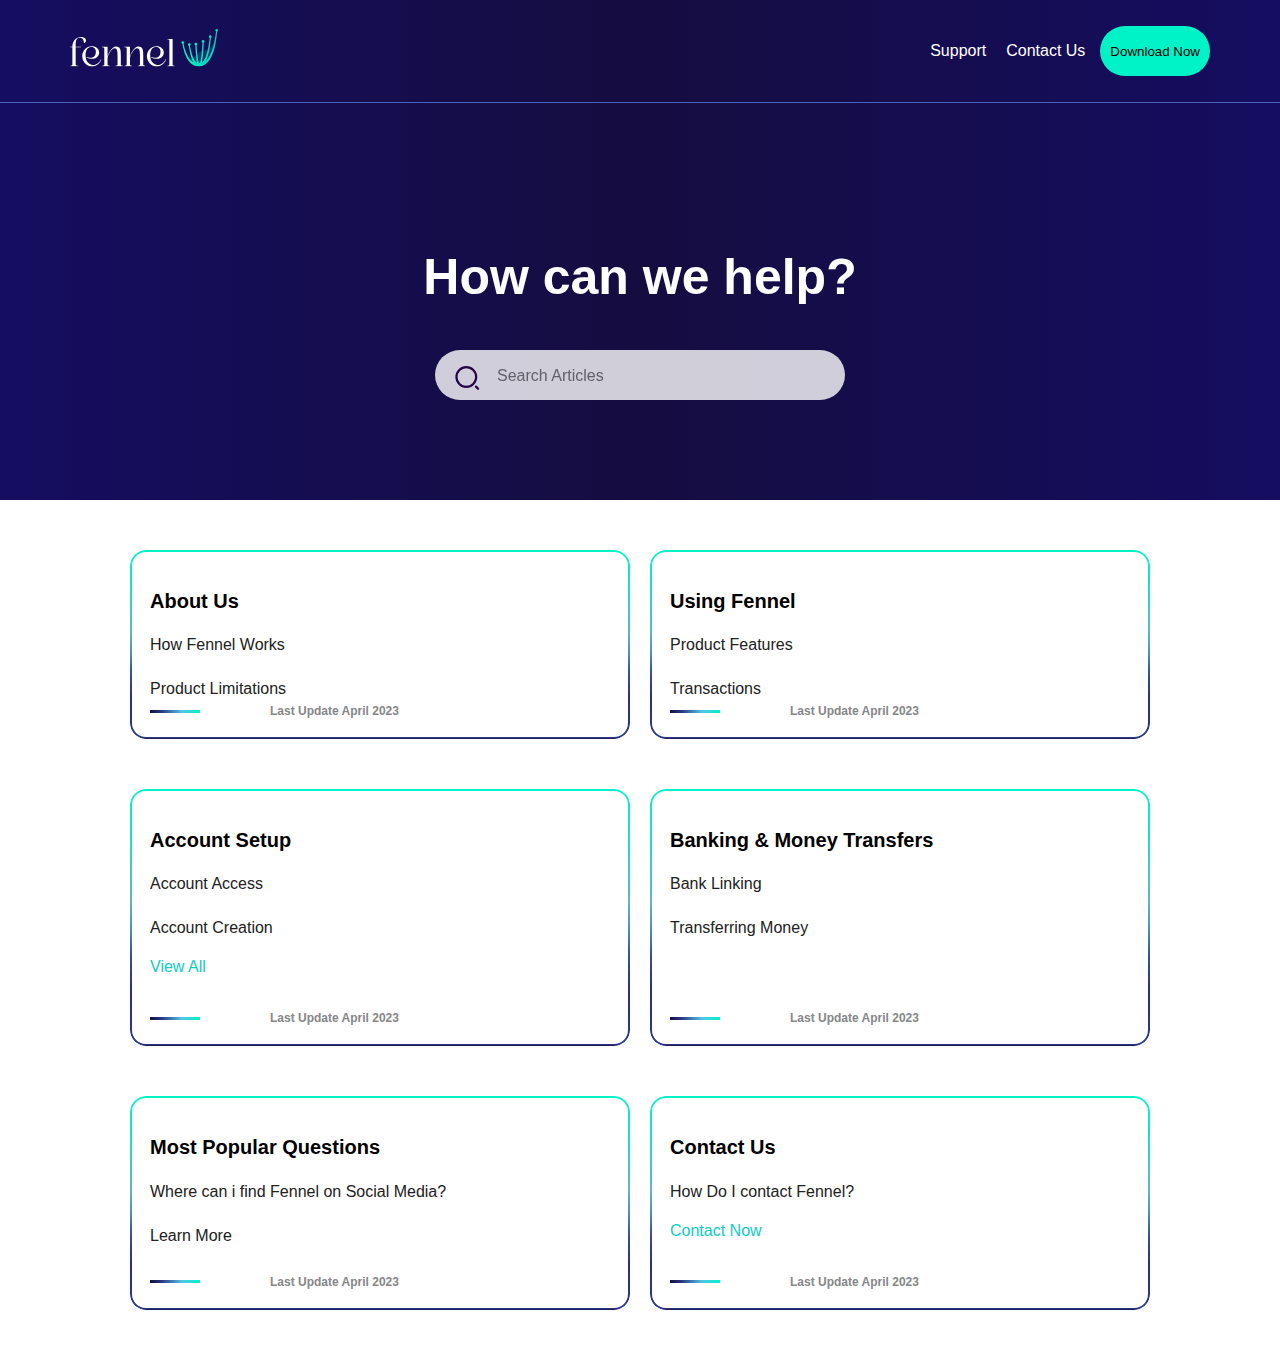
<file: index.html>
<!DOCTYPE html>
<html lang="en">
<head>
    <meta charset="UTF-8">
    <meta name="viewport" content="width=device-width, initial-scale=1.0">
    <title>Fennel</title>
    <link rel="stylesheet" href="styles.css">
</head>
<body>
    <nav class="navbar">
        <div>
            <img class="navbar-logo" src="Logotype.svg" alt="Logo">
        </div>
        <ul class="navbar-links">
            <li><a href="details-page.html">Support</a></li>
            <li><a href="details-page.html">Contact Us</a></li>
            <li><button href="#">Download Now</button></li>
        </ul>
    </nav>
    <div class="cover">
        <h1>How can we help?</h1>
        <div class="search-bar">
            <img src="search-icon.svg" alt="Logo">
            <input id="search" type="text" placeholder="Search Articles" list="search-options">
            <datalist id="search-options"></datalist>
        </div>
    </div>
    <div class="cards">
        <div class="card">
            <h2 class="card-title">About Us</h2>
            <p><a class="card-description" href="details-page.html">How Fennel Works</a></p>
            <p><a class="card-description" href="details-page.html">Product Limitations</a></p>
            <div class="card-footer">
                <div class="loading-line"></div>
                <div class="updated-time">
                    Last Update April 2023
                </div>
            </div>
        </div>
        <div class="card">
            <h2 class="card-title">Using Fennel</h2>
            <p><a class="card-description" href="details-page.html">Product Features</a></p>
            <p><a class="card-description" href="details-page.html">Transactions</a></p>    
            <div class="card-footer">
                <div class="loading-line"></div>
                <div class="updated-time">
                    Last Update April 2023
                </div>
            </div>        
        </div>
        <div class="card">
            <h2 class="card-title">Account Setup</h2>
            <p><a class="card-description" href="details-page.html">Account Access</a></p>
            <p><a class="card-description" href="details-page.html">Account Creation</a></p>
            <a class="view-all-button" href="details-page.html">View All</a>
            <div class="card-footer">
                <div class="loading-line"></div>
                <div class="updated-time">
                    Last Update April 2023
                </div>
            </div>
        </div>
        <div class="card">
            <h2 class="card-title">Banking & Money Transfers</h2>
            <p><a class="card-description" href="details-page.html">Bank Linking</a></p>
            <p><a class="card-description" href="details-page.html">Transferring Money</a></p>    
            <div class="card-footer">
                <div class="loading-line"></div>
                <div class="updated-time">
                    Last Update April 2023
                </div>
            </div>        
        </div>
        <div class="card">
            <h2 class="card-title">Most Popular Questions</h2>
            <p><a class="card-description" href="details-page.html">Where can i find Fennel on Social Media?</a></p>
            <p><a class="card-description" href="details-page.html">Learn More</a></p>
            <div class="card-footer">
                <div class="loading-line"></div>
                <div class="updated-time">
                    Last Update April 2023
                </div>
            </div>
        </div>
        <div class="card">
            <h2 class="card-title">Contact Us</h2>
            <p><a class="card-description" href="details-page.html">How Do I contact Fennel?</a></p>
            <a class="view-all-button" href="details-page.html">Contact Now</a>
            <div class="card-footer">
                <div class="loading-line"></div>
                <div class="updated-time">
                    Last Update April 2023
                </div>
            </div>
        </div>
    </div>
</body>
</html>
</file>
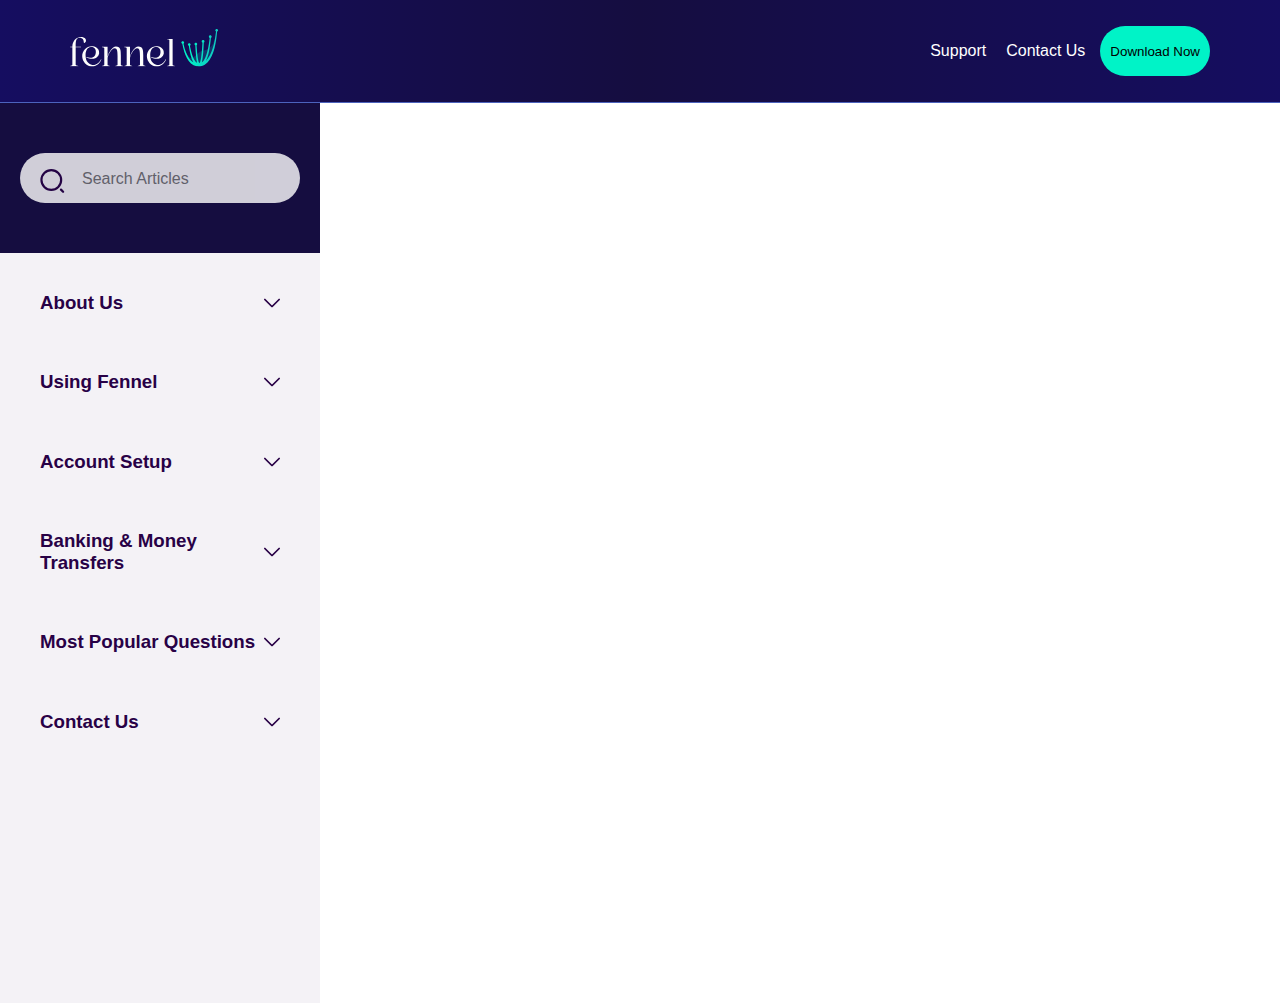
<file: details-page.html>
<!DOCTYPE html>
<html lang="en">
<head>
    <meta charset="UTF-8">
    <meta name="viewport" content="width=device-width, initial-scale=1.0">
    <title>Fennel</title>
    <link rel="stylesheet" href="styles.css">
</head>
<body>
    <nav class="navbar">
        <div>
            <img class="navbar-logo" src="Logotype.svg" alt="Logo">
        </div>
        <ul class="navbar-links">
            <li><a href="details-page.html">Support</a></li>
            <li><a href="details-page.html">Contact Us</a></li>
            <li><button href="#">Download Now</button></li>
        </ul>
    </nav>
    <div class="container">
        <div class="side-bar">
            <div class="cover-details">
                <div class="search-bar-details">
                    <img src="search-icon.svg" alt="Logo">
                    <input type="text" placeholder="Search Articles">
                </div>
            </div>
            <div class="options">
                <div class="option">
                    <div class="title">
                        <h3>About Us</h3>
                        <img class="arrow" src="arrow-down.svg" alt="Arrow">
                    </div>
                    <div class="subtitles">
                        <div class="subtitle">How Fennel Works</div>
                        <p class="description"></p>
                        <div class="subtitle">Product Limitations</div>
                        <p class="description"></p>
                    </div>
                </div>
                <div class="option">
                    <div class="title">
                        <h3>Using Fennel</h3>
                        <img class="arrow" src="arrow-down.svg" alt="Arrow">
                    </div>
                    <div class="subtitles">
                        <div class="subtitle">Product Features</div>
                        <p class="description"></p>
                        <div class="subtitle">Transactions</div>
                        <p class="description"></p>
                    </div>
                </div>
                <div class="option">
                    <div class="title">
                        <h3>Account Setup</h3>
                        <img class="arrow" src="arrow-down.svg" alt="Arrow">
                    </div>
                    <div class="subtitles">
                        <div class="subtitle">Account Access</div>
                        <p class="description"></p>
                        <div class="subtitle">Account Creation</div>
                        <p class="description"></p>
                    </div>
                </div>
                <div class="option">
                    <div class="title">
                        <h3>Banking & Money Transfers</h3>
                        <img class="arrow" src="arrow-down.svg" alt="Arrow">
                    </div>
                    <div class="subtitles">
                        <div class="subtitle">Banking Linking</div>
                        <p class="description"></p>
                        <div class="subtitle">Transferring Money</div>
                        <p class="description"></p>
                    </div>
                </div>
                <div class="option">
                    <div class="title">
                        <h3>Most Popular Questions</h3>
                        <img class="arrow" src="arrow-down.svg" alt="Arrow">
                    </div>
                    <div class="subtitles">
                        <div class="subtitle">Where can I Find Fennel on Social Media?</div>
                        <p class="description"></p>
                        <div class="subtitle">Learn More</div>
                        <p class="description"></p>
                    </div>
                </div>
                <div class="option">
                    <div class="title">
                        <h3>Contact Us</h3>
                        <img class="arrow" src="arrow-down.svg" alt="Arrow">
                    </div>
                    <div class="subtitles">
                        <div class="subtitle">How Do I Contact Fennel?</div>
                        <p class="description"></p>
                        <div class="subtitle">Product Limitations</div>
                        <p class="description"></p>
                    </div>
                </div>
            </div>
        </div>
        <div class="show-details">
            <div class="show-details">
                <h2 id="details-title"></h2>
                <div id="details-subtitle"></div>
                <span id="details-span"></span>
            </div>
        </div>
    </div>
    <script src="script.js"></script>
</body>
</html>
</file>
<file: styles.css>
/* Style sheet for main html page  */

body {
    margin: 0;
    font-family: 'Inter', sans-serif;
}

.navbar {
    background: linear-gradient(to right, #150D60, #150D40 50%, #150D60);
    overflow: hidden;
    display: flex;
    align-items: center;
    justify-content: space-between;
    padding: 10px;
    border-bottom: 1px solid #4C63BD;
}

.navbar-logo {
    height: 40px;
    margin-left: 60px;
}

.navbar-links {
    display: flex;
    list-style-type: none;
    margin-right: 50px;
    align-items: center;
}

.navbar-links li {
    margin-right: 10px;
}

.navbar-links a {
    color: #fff;
    text-decoration: none;
    padding: 5px;
}

.navbar-links button {
    border-radius: 49px;
    background: #00F3C7;
    padding: 10px;
    border: none;
    height: 50px;
}

.cover {
    background: linear-gradient(to right, #150D60, #150D40 50%, #150D60);
    padding: 100px 0;
    text-align: center;
}


.cover h1 {
    font-size: 24px;
    color: #FDFDFD;
    font-size: 50px;
    font-weight: 600;
    line-height: 80px;
    letter-spacing: 0px;
    text-align: center;
}

.search-bar {
    display: flex;
    align-items: center;
    border-radius: 78px;
    background-color: #FFFFFF;
    width: 400px;
    height: 50px;
    opacity: 0.8;
    margin-left: auto;
    margin-right: auto;
    padding-left: 10px;
}

.search-bar img {
    margin-right: 5px;
}

.search-bar input[type="text"] {
    width: 300px;
    border: none;
    background-repeat: no-repeat;
    font-size: 16px;
    font-weight: 400;
    line-height: 39px;
    letter-spacing: 0em;
    text-align: left;
    background-color: transparent;
    outline: none;
}

.cards {
    display: grid;
    grid-template-columns: repeat(auto-fit, minmax(400px, 1fr));
    padding: 30px;
    gap: 20px;
    justify-content: center;
    margin-top: 20px;
    margin-left: 100px;
    margin-right: 100px;
}
  
.card {
    position: relative;
    padding: 20px;
    margin-bottom: 30px;
}

.card::before {
    content: "";
    position: absolute;
    inset: 0;
    border-radius: 16px; 
    padding: 2px; 
    background:linear-gradient(180deg, #00F3C7 0%, #28DAC2 22.29%, #5CB9BC 44.13%, #4D91B7 54.92%, #3950A0 64.04%, #2B3275 78.34%, #293886 99.52%, #1F0037 100%); 
    -webkit-mask: 
       linear-gradient(#fff 0 0) content-box, 
       linear-gradient(#fff 0 0);
    -webkit-mask-composite: xor;
            mask-composite: exclude; 
    pointer-events: none;        
}

.card-title {    
    font-size: 20px;
    font-weight: 700;
    line-height: 28px;
    letter-spacing: 0px;
    text-align: left;
    font-weight: bold;
}

.card-description{
    color: #222121;
    margin-bottom: 15px;
    font-size: 16px;
    font-weight: 500;
    line-height: 28px;
    letter-spacing: 0px;
    text-align: left;
    text-decoration: none;    
}

.card-description:hover {
    text-decoration: underline !important;
    cursor: pointer;
}

.view-all-button {
    display: block;
    margin-top: 10px;
    color: #0ECDC2;
    text-decoration: none;
    margin-bottom: 50px;
    font-size: 16px;
}

.card-footer {
    display: flex;
    flex-direction: row;
    align-items: center;
    justify-content: space-between;
    bottom: 10px;
    padding-bottom: 10px;
    position: absolute;
}

.loading-line {
    width: 50px;
    height: 3px;
    background: linear-gradient(90deg, #0D1240 0%, #293886 23.45%, #51C6E7 63.94%, #00F3C7 100%);
}

.updated-time {
    margin-left: 70px;
    font-size: 12px;
    font-weight: 550;
    line-height: 16px;
    letter-spacing: 0px;
    text-align: left;
    color: #868788;
}


@media (max-width: 768px) {
    .search-bar {
        width: 100%;
        max-width: 400px;
    }
    
    .search-bar input[type="text"] {
        width: 100%;
    }
}

@media (max-width: 480px) {
    .search-bar {
        max-width: 300px;
    }
}

@media (max-width: 1000px) {
    .cards {
        grid-template-columns: repeat(2, 1fr);
    }
}
@media (max-width: 900px) {
    .cards {
        grid-template-columns: repeat(1, 1fr);
    }
}

@media (max-width: 768px) {
    .card-footer {
        flex-direction: column;
        align-items: flex-start;
        justify-content: space-evenly;
    }
    .view-all-button {
        display: block;
        margin-top: 10px;
        color: #0ECDC2;
        text-decoration: none;
        margin-bottom: 100px;
        font-size: 16px;
    }
    .card-description{
        color: #222121;
        margin-bottom: 50px;        
        font-size: 16px;
        font-weight: 500;
        line-height: 28px;
        letter-spacing: 0px;
        text-align: left;
        text-decoration: none;    
    }
}


/* Style sheet for details html page  */

.container {
    display: flex;
    flex-direction: row;
    height: 900px;
}

.side-bar {    
    display: flex;
    width: 25%;
    flex-direction: column;    
}

.cover-details{
    background-color: #150D40;
    width: 100% auto ;
    padding-top: 50px;
    padding-bottom: 50px;
    padding-left: 20px;
    padding-right: 20px;
}

.search-bar-details {
    display: flex;
    align-items: center;
    border-radius: 78px;
    background-color: #FFFFFF;
    width: 250px auto;
    height: 50px;
    opacity: 0.8;
    margin-left: auto;
    margin-right: auto;
    padding-left: 10px;
}

.search-bar-details img {
    margin-right: 5px;
}

.search-bar-details input[type="text"] {
    width: 200px ;
    border: none;
    background-repeat: no-repeat;
    font-size: 16px;
    font-weight: 400;
    line-height: 39px;
    letter-spacing: 0em;
    text-align: left;
    background-color: transparent;
    outline: none;
}

.show-details {
    flex-grow: 1;
    background-color: #FFFFFF;
    padding: 20px;
}

.options{
    background: #F4F2F6;
    height: 100%;
    padding-left: 40px;
    padding-top: 20px;
    display: flex;
    flex-direction: column;
}

.option {
    margin-bottom: 20px;
}

.title {
    display: flex;
    justify-content: space-between;
    align-items: center;
    cursor: pointer;
    color: #280146;
    padding-right: 40px;
}

.subtitles {
    display: none;
}

.subtitle {
    color: #280146;
    cursor: pointer;
    padding-top: 10px;
}
  
.title.open .arrow {
    transform: rotate(-180deg);
}
  
.title.open + .subtitles {
    display: block;
}

.description{
    display: none;
}
  
@media (max-width: 680px) {
    .search-bar-details input[type="text"] {
        width: 0;
        padding: 0;
        visibility: hidden;
    }

    .search-bar-details .search-icon {
        width: 30px;
        display: inline-block;
    }
}

@media screen and (max-width: 1000px) {
    .search-bar-details input[type="text"] {
      width: 100px;
      padding: 0;
    }
    
    .option {
      font-size: 15px;
    }
}

@media screen and (max-width: 500px) {
    
    .option {
      font-size: 10px;
    }
}
</file>
